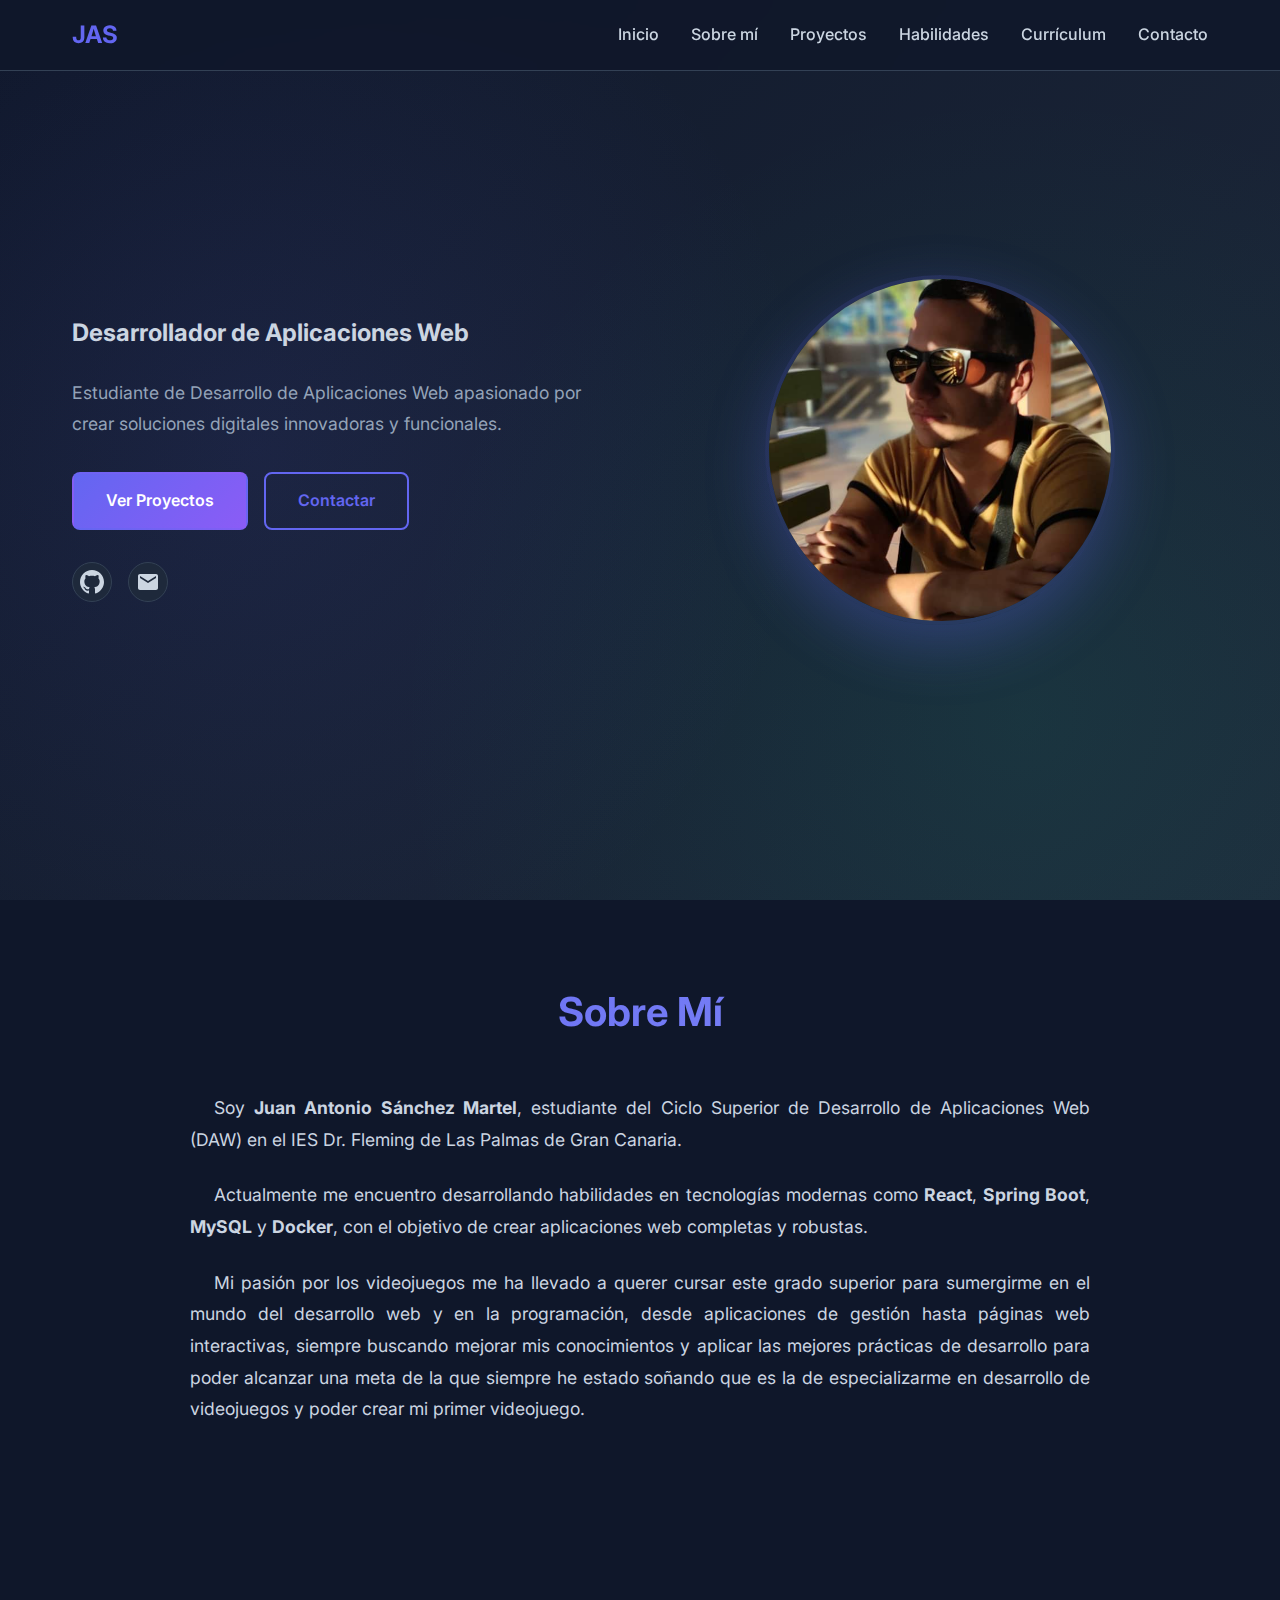
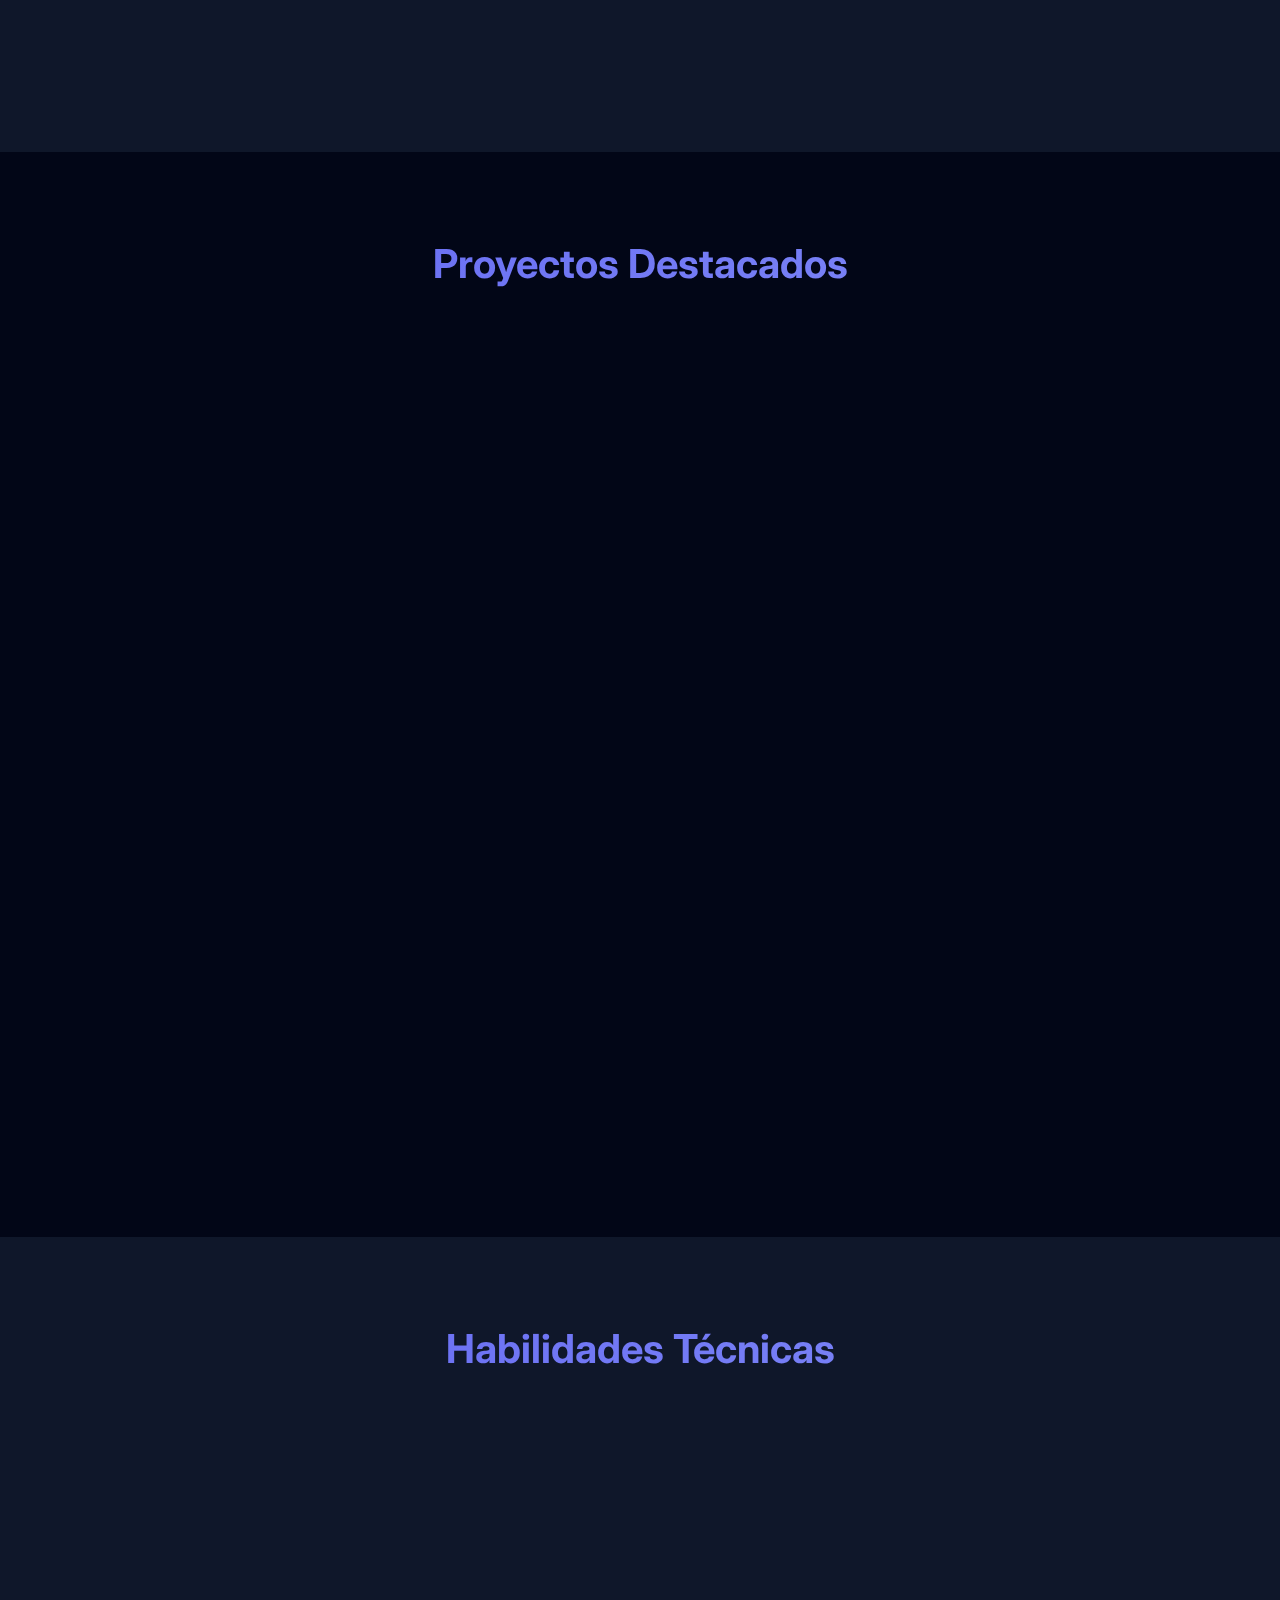
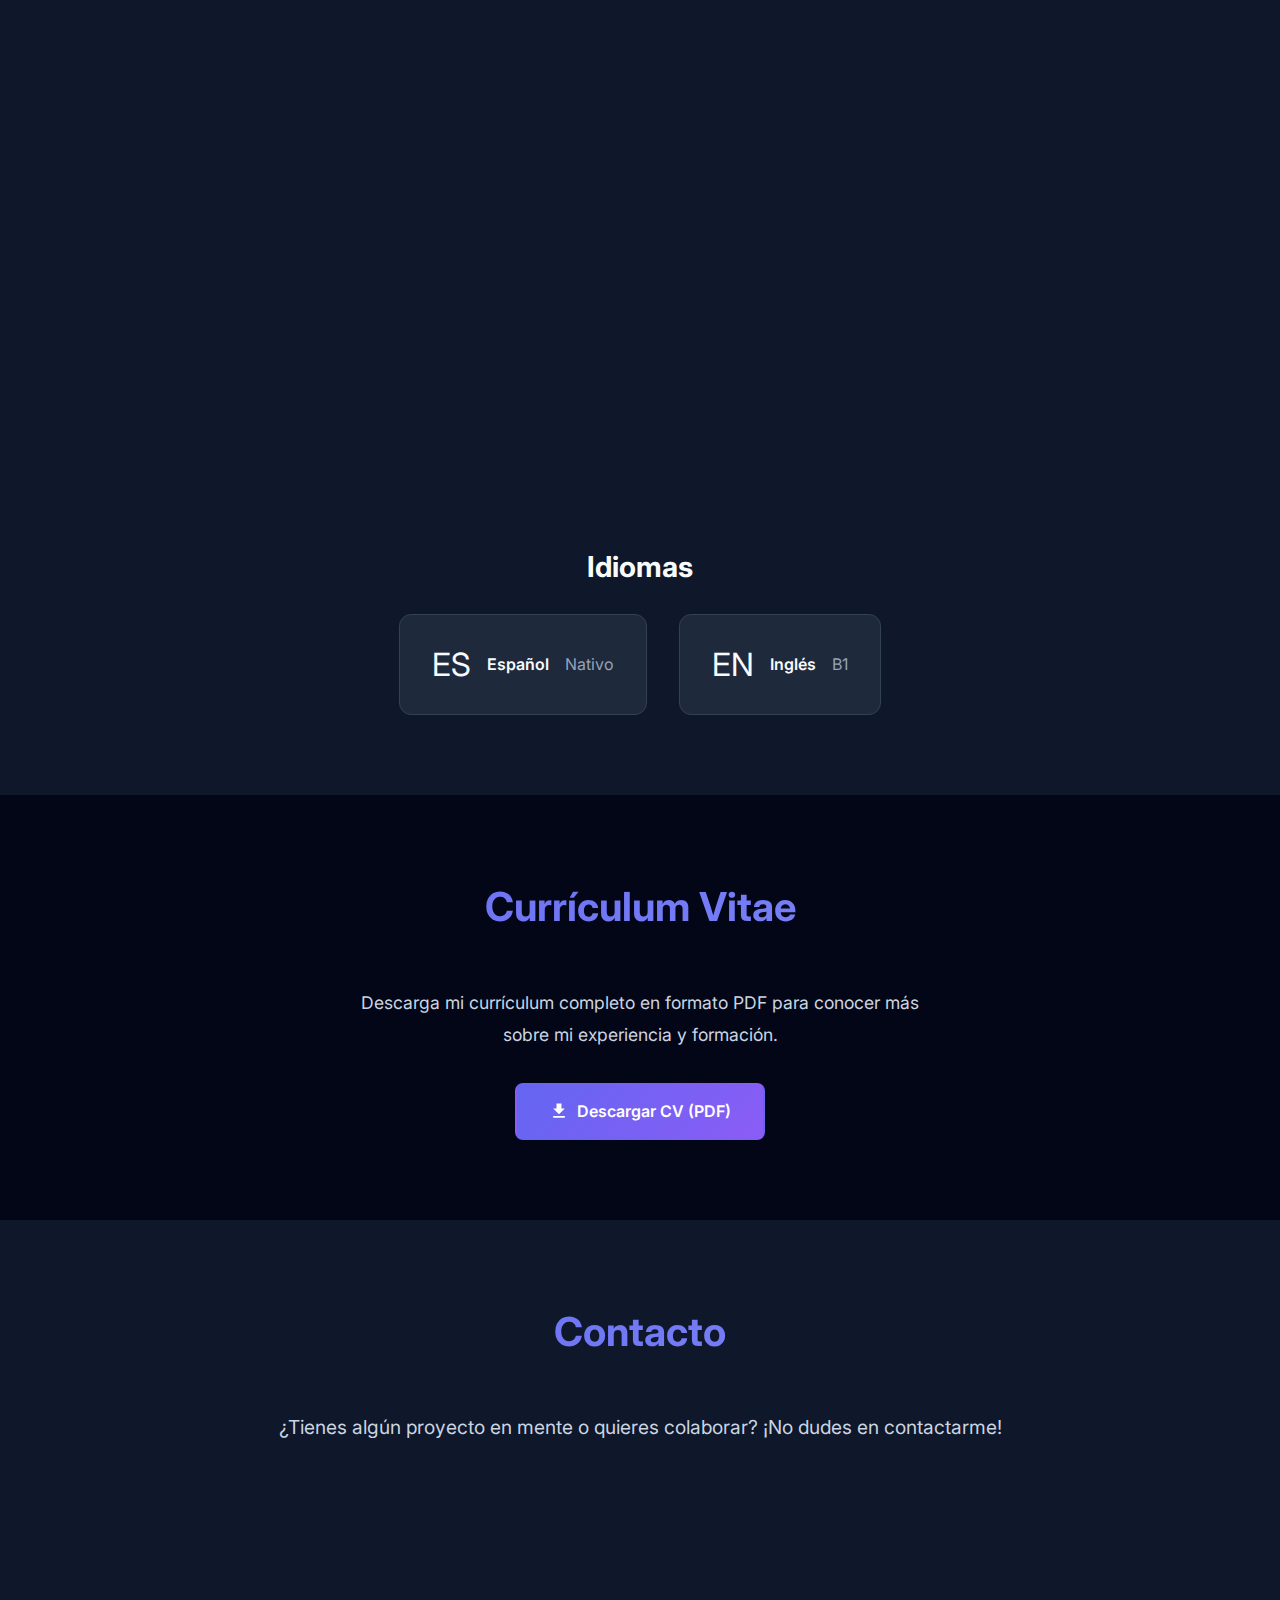
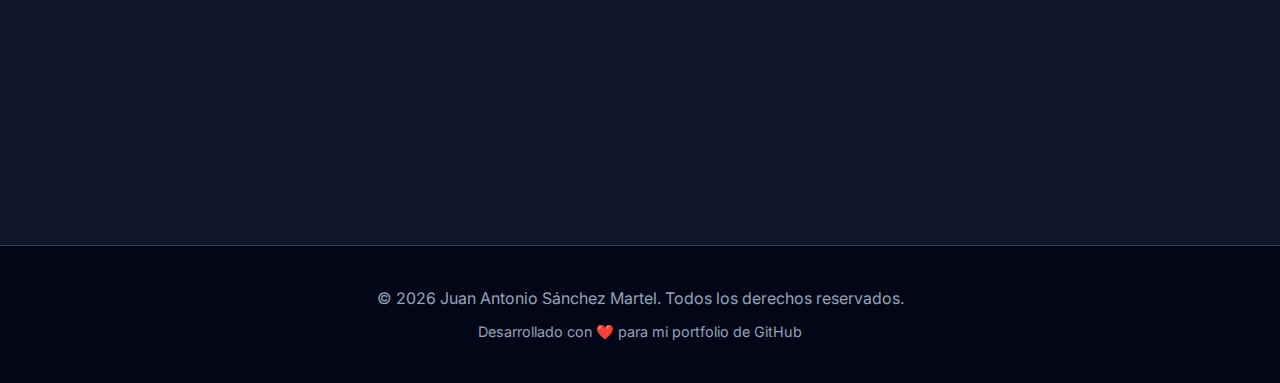
<file: index.html>
<!DOCTYPE html>
<html lang="es">

<head>
    <meta charset="UTF-8">
    <meta name="viewport" content="width=device-width, initial-scale=1.0">
    <meta name="description" content="Portfolio de Juan Antonio Sánchez Martel - Desarrollador de Aplicaciones Web">
    <meta name="author" content="Juan Antonio Sánchez Martel">
    <title>Juan Antonio Sánchez Martel | Portfolio</title>
    <link rel="stylesheet" href="css/style.css">
    <link rel="preconnect" href="https://fonts.googleapis.com">
    <link rel="preconnect" href="https://fonts.gstatic.com" crossorigin>
    <link href="https://fonts.googleapis.com/css2?family=Inter:wght@300;400;600;700&display=swap" rel="stylesheet">
</head>

<body>
    <!-- Navegación -->
    <nav class="navbar">
        <div class="container">
            <a href="#" class="logo">JAS</a>
            <ul class="nav-links">
                <li><a href="#inicio">Inicio</a></li>
                <li><a href="#sobre-mi">Sobre mí</a></li>
                <li><a href="#proyectos">Proyectos</a></li>
                <li><a href="#habilidades">Habilidades</a></li>
                <li><a href="#cv">Currículum</a></li>
                <li><a href="#contacto">Contacto</a></li>
            </ul>
            <button class="menu-toggle" id="menuToggle">
                <span></span>
                <span></span>
                <span></span>
            </button>
        </div>
    </nav>

    <!-- Sección Hero -->
    <section id="inicio" class="hero">
        <div class="container">
            <div class="hero-content">
                <h1 class="hero-title">
                    Hola, soy <span class="highlight">Juan Antonio</span>
                </h1>
                <h2 class="hero-subtitle">Desarrollador de Aplicaciones Web</h2>
                <p class="hero-description">
                    Estudiante de Desarrollo de Aplicaciones Web apasionado por crear
                    soluciones digitales innovadoras y funcionales.
                </p>
                <div class="hero-buttons">
                    <a href="#proyectos" class="btn btn-primary">Ver Proyectos</a>
                    <a href="#contacto" class="btn btn-secondary">Contactar</a>
                </div>
                <div class="social-links">
                    <a href="https://github.com/jasanchezmartel" target="_blank" aria-label="GitHub">
                        <svg width="24" height="24" viewBox="0 0 24 24" fill="currentColor">
                            <path
                                d="M12 0c-6.626 0-12 5.373-12 12 0 5.302 3.438 9.8 8.207 11.387.599.111.793-.261.793-.577v-2.234c-3.338.726-4.033-1.416-4.033-1.416-.546-1.387-1.333-1.756-1.333-1.756-1.089-.745.083-.729.083-.729 1.205.084 1.839 1.237 1.839 1.237 1.07 1.834 2.807 1.304 3.492.997.107-.775.418-1.305.762-1.604-2.665-.305-5.467-1.334-5.467-5.931 0-1.311.469-2.381 1.236-3.221-.124-.303-.535-1.524.117-3.176 0 0 1.008-.322 3.301 1.23.957-.266 1.983-.399 3.003-.404 1.02.005 2.047.138 3.006.404 2.291-1.552 3.297-1.23 3.297-1.23.653 1.653.242 2.874.118 3.176.77.84 1.235 1.911 1.235 3.221 0 4.609-2.807 5.624-5.479 5.921.43.372.823 1.102.823 2.222v3.293c0 .319.192.694.801.576 4.765-1.589 8.199-6.086 8.199-11.386 0-6.627-5.373-12-12-12z" />
                        </svg>
                    </a>
                    <a href="mailto:ja.sanchezmartel@gmail.com" aria-label="Email">
                        <svg width="24" height="24" viewBox="0 0 24 24" fill="currentColor">
                            <path
                                d="M20 4H4c-1.1 0-1.99.9-1.99 2L2 18c0 1.1.9 2 2 2h16c1.1 0 2-.9 2-2V6c0-1.1-.9-2-2-2zm0 4l-8 5-8-5V6l8 5 8-5v2z" />
                        </svg>
                    </a>
                </div>
            </div>
            <div class="hero-image">
                <div class="avatar-container">
                    <img src="assets/perfil.png" alt="Juan Antonio Sánchez Martel" class="avatar-image">
                </div>
            </div>
        </div>
    </section>

    <!-- Sobre Mí -->
    <section id="sobre-mi" class="about">
        <div class="container">
            <h2 class="section-title">Sobre Mí</h2>
            <div class="about-content">
                <div class="about-text">
                    <p>
                        Soy <strong>Juan Antonio Sánchez Martel</strong>, estudiante del Ciclo Superior de
                        Desarrollo de Aplicaciones Web (DAW) en el IES Dr. Fleming de Las Palmas de Gran Canaria.
                    </p>
                    <p>
                        Actualmente me encuentro desarrollando habilidades en tecnologías modernas como
                        <strong>React</strong>, <strong>Spring Boot</strong>, <strong>MySQL</strong> y
                        <strong>Docker</strong>, con el objetivo de crear aplicaciones web completas y robustas.
                    </p>
                    <p>
                        Mi pasión por los videojuegos me ha llevado a querer cursar este grado superior para sumergirme
                        en el mundo del desarrollo web y en la programación,
                        desde aplicaciones de gestión hasta páginas web interactivas, siempre buscando
                        mejorar mis conocimientos y aplicar las mejores prácticas de desarrollo para poder alcanzar una
                        meta de la que siempre he estado soñando que es la de especializarme en desarrollo de
                        videojuegos y poder crear mi primer videojuego.
                    </p>

                    <div class="info-cards">
                        <div class="info-card">
                            <h3>📍 Ubicación</h3>
                            <p>Las Palmas de Gran Canaria, España</p>
                        </div>
                        <div class="info-card">
                            <h3>🎓 Educación</h3>
                            <p>CFGS DAW<br>IES El Rincón<br>Av. José Sánchez Peñate s/n</p>
                        </div>
                        <div class="info-card">
                            <h3>📧 Email</h3>
                            <p>ja.sanchezmartel@gmail.com</p>
                        </div>
                    </div>
                </div>
            </div>
        </div>
    </section>

    <!-- Proyectos -->
    <section id="proyectos" class="projects">
        <div class="container">
            <h2 class="section-title">Proyectos Destacados</h2>
            <div class="projects-grid">

                <!-- Blood4Life -->
                <div class="project-card">
                    <div class="project-header">
                        <h3>Blood4Life</h3>
                        <span class="project-tag">Full Stack</span>
                    </div>
                    <p class="project-description">
                        Aplicación web completa para conectar donantes de sangre con campañas organizadas
                        por hospitales. Incluye gestión de usuarios, campañas, citas y estadísticas en tiempo real.
                    </p>
                    <div class="project-tech">
                        <span>React</span>
                        <span>Spring Boot</span>
                        <span>MySQL</span>
                        <span>Docker</span>
                        <span>Firebase</span>
                    </div>
                    <div class="project-links">
                        <a href="https://github.com/xiomi94/blood4life" target="_blank" class="btn-link">
                            <svg width="16" height="16" viewBox="0 0 24 24" fill="currentColor">
                                <path
                                    d="M12 0c-6.626 0-12 5.373-12 12 0 5.302 3.438 9.8 8.207 11.387.599.111.793-.261.793-.577v-2.234c-3.338.726-4.033-1.416-4.033-1.416-.546-1.387-1.333-1.756-1.333-1.756-1.089-.745.083-.729.083-.729 1.205.084 1.839 1.237 1.839 1.237 1.07 1.834 2.807 1.304 3.492.997.107-.775.418-1.305.762-1.604-2.665-.305-5.467-1.334-5.467-5.931 0-1.311.469-2.381 1.236-3.221-.124-.303-.535-1.524.117-3.176 0 0 1.008-.322 3.301 1.23.957-.266 1.983-.399 3.003-.404 1.02.005 2.047.138 3.006.404 2.291-1.552 3.297-1.23 3.297-1.23.653 1.653.242 2.874.118 3.176.77.84 1.235 1.911 1.235 3.221 0 4.609-2.807 5.624-5.479 5.921.43.372.823 1.102.823 2.222v3.293c0 .319.192.694.801.576 4.765-1.589 8.199-6.086 8.199-11.386 0-6.627-5.373-12-12-12z" />
                            </svg>
                            Ver en GitHub
                        </a>
                    </div>
                </div>

                <!-- Universe -->
                <div class="project-card">
                    <div class="project-header">
                        <h3>Universe</h3>
                        <span class="project-tag">Frontend</span>
                    </div>
                    <p class="project-description">
                        Página web interactiva sobre astronomía con diseño moderno y atractivo.
                        Proyecto personal que combina mi pasión por el espacio con el desarrollo web.
                    </p>
                    <div class="project-tech">
                        <span>HTML</span>
                        <span>CSS</span>
                        <span>JavaScript</span>
                    </div>
                    <div class="project-links">
                        <a href="https://github.com/jasanchezmartel/universe" target="_blank" class="btn-link">
                            <svg width="16" height="16" viewBox="0 0 24 24" fill="currentColor">
                                <path
                                    d="M12 0c-6.626 0-12 5.373-12 12 0 5.302 3.438 9.8 8.207 11.387.599.111.793-.261.793-.577v-2.234c-3.338.726-4.033-1.416-4.033-1.416-.546-1.387-1.333-1.756-1.333-1.756-1.089-.745.083-.729.083-.729 1.205.084 1.839 1.237 1.839 1.237 1.07 1.834 2.807 1.304 3.492.997.107-.775.418-1.305.762-1.604-2.665-.305-5.467-1.334-5.467-5.931 0-1.311.469-2.381 1.236-3.221-.124-.303-.535-1.524.117-3.176 0 0 1.008-.322 3.301 1.23.957-.266 1.983-.399 3.003-.404 1.02.005 2.047.138 3.006.404 2.291-1.552 3.297-1.23 3.297-1.23.653 1.653.242 2.874.118 3.176.77.84 1.235 1.911 1.235 3.221 0 4.609-2.807 5.624-5.479 5.921.43.372.823 1.102.823 2.222v3.293c0 .319.192.694.801.576 4.765-1.589 8.199-6.086 8.199-11.386 0-6.627-5.373-12-12-12z" />
                            </svg>
                            Ver en GitHub
                        </a>
                    </div>
                </div>

                <!-- Runaterra -->
                <div class="project-card">
                    <div class="project-header">
                        <h3>Runaterra</h3>
                        <span class="project-tag">React</span>
                    </div>
                    <p class="project-description">
                        Aplicación web para evento con React y Vite. Implementa diseño responsive
                        y componentes modernos para una experiencia de usuario óptima.
                    </p>
                    <div class="project-tech">
                        <span>React</span>
                        <span>Vite</span>
                        <span>JavaScript</span>
                    </div>
                    <div class="project-links">
                        <a href="https://github.com/jasanchezmartel/runaterra" target="_blank" class="btn-link">
                            <svg width="16" height="16" viewBox="0 0 24 24" fill="currentColor">
                                <path
                                    d="M12 0c-6.626 0-12 5.373-12 12 0 5.302 3.438 9.8 8.207 11.387.599.111.793-.261.793-.577v-2.234c-3.338.726-4.033-1.416-4.033-1.416-.546-1.387-1.333-1.756-1.333-1.756-1.089-.745.083-.729.083-.729 1.205.084 1.839 1.237 1.839 1.237 1.07 1.834 2.807 1.304 3.492.997.107-.775.418-1.305.762-1.604-2.665-.305-5.467-1.334-5.467-5.931 0-1.311.469-2.381 1.236-3.221-.124-.303-.535-1.524.117-3.176 0 0 1.008-.322 3.301 1.23.957-.266 1.983-.399 3.003-.404 1.02.005 2.047.138 3.006.404 2.291-1.552 3.297-1.23 3.297-1.23.653 1.653.242 2.874.118 3.176.77.84 1.235 1.911 1.235 3.221 0 4.609-2.807 5.624-5.479 5.921.43.372.823 1.102.823 2.222v3.293c0 .319.192.694.801.576 4.765-1.589 8.199-6.086 8.199-11.386 0-6.627-5.373-12-12-12z" />
                            </svg>
                            Ver en GitHub
                        </a>
                    </div>
                </div>

                <!-- SSBBCompany -->
                <div class="project-card">
                    <div class="project-header">
                        <h3>SSBBCompany</h3>
                        <span class="project-tag">Web App</span>
                    </div>
                    <p class="project-description">
                        Proyecto de empresa ficticia relacionada con Super Smash Bros Brawl.
                        Desarrollado como parte de las prácticas del ciclo formativo.
                    </p>
                    <div class="project-tech">
                        <span>HTML</span>
                        <span>CSS</span>
                        <span>JavaScript</span>
                        <span>PHP</span>
                    </div>
                    <div class="project-links">
                        <a href="https://github.com/jasanchezmartel/SSBBCompany/tree/TerceraEntrega" target="_blank"
                            class="btn-link">
                            <svg width="16" height="16" viewBox="0 0 24 24" fill="currentColor">
                                <path
                                    d="M12 0c-6.626 0-12 5.373-12 12 0 5.302 3.438 9.8 8.207 11.387.599.111.793-.261.793-.577v-2.234c-3.338.726-4.033-1.416-4.033-1.416-.546-1.387-1.333-1.756-1.333-1.756-1.089-.745.083-.729.083-.729 1.205.084 1.839 1.237 1.839 1.237 1.07 1.834 2.807 1.304 3.492.997.107-.775.418-1.305.762-1.604-2.665-.305-5.467-1.334-5.467-5.931 0-1.311.469-2.381 1.236-3.221-.124-.303-.535-1.524.117-3.176 0 0 1.008-.322 3.301 1.23.957-.266 1.983-.399 3.003-.404 1.02.005 2.047.138 3.006.404 2.291-1.552 3.297-1.23 3.297-1.23.653 1.653.242 2.874.118 3.176.77.84 1.235 1.911 1.235 3.221 0 4.609-2.807 5.624-5.479 5.921.43.372.823 1.102.823 2.222v3.293c0 .319.192.694.801.576 4.765-1.589 8.199-6.086 8.199-11.386 0-6.627-5.373-12-12-12z" />
                            </svg>
                            Ver en GitHub
                        </a>
                    </div>
                </div>

            </div>
        </div>
    </section>

    <!-- Habilidades -->
    <section id="habilidades" class="skills">
        <div class="container">
            <h2 class="section-title">Habilidades Técnicas</h2>
            <div class="skills-grid">
                <div class="skill-category">
                    <h3>Frontend</h3>
                    <div class="skill-badges">
                        <span class="skill-badge">HTML5</span>
                        <span class="skill-badge">CSS3</span>
                        <span class="skill-badge">JavaScript</span>
                        <span class="skill-badge">TypeScript</span>
                        <span class="skill-badge">React</span>
                    </div>
                </div>

                <div class="skill-category">
                    <h3>Backend</h3>
                    <div class="skill-badges">
                        <span class="skill-badge">Java</span>
                        <span class="skill-badge">Spring Boot</span>
                        <span class="skill-badge">Node.js</span>
                    </div>
                </div>

                <div class="skill-category">
                    <h3>Base de Datos</h3>
                    <div class="skill-badges">
                        <span class="skill-badge">MySQL</span>
                        <span class="skill-badge">PostgreSQL</span>
                    </div>
                </div>

                <div class="skill-category">
                    <h3>Herramientas</h3>
                    <div class="skill-badges">
                        <span class="skill-badge">Git</span>
                        <span class="skill-badge">Github</span>
                        <span class="skill-badge">Docker</span>
                        <span class="skill-badge">Postman</span>
                        <span class="skill-badge">Figma</span>
                        <span class="skill-badge">Visual Studio Code</span>
                        <span class="skill-badge">Antigravity</span>
                        <span class="skill-badge">SourceTree</span>
                    </div>
                </div>
            </div>

            <div class="languages">
                <h3>Idiomas</h3>
                <div class="language-grid">
                    <div class="language-item">
                        <span class="language-flag">ES</span>
                        <span class="language-name">Español</span>
                        <span class="language-level">Nativo</span>
                    </div>
                    <div class="language-item">
                        <span class="language-flag">EN</span>
                        <span class="language-name">Inglés</span>
                        <span class="language-level">B1</span>
                    </div>
                </div>
            </div>
        </div>
    </section>

    <!-- Currículum -->
    <section id="cv" class="cv-section">
        <div class="container">
            <h2 class="section-title">Currículum Vitae</h2>
            <div class="cv-content">
                <p class="cv-description">
                    Descarga mi currículum completo en formato PDF para conocer más sobre
                    mi experiencia y formación.
                </p>
                <a href="Currículum Vitae Juan Antonio.pdf" download class="btn btn-primary">
                    <svg width="20" height="20" viewBox="0 0 24 24" fill="currentColor">
                        <path d="M19 9h-4V3H9v6H5l7 7 7-7zM5 18v2h14v-2H5z" />
                    </svg>
                    Descargar CV (PDF)
                </a>
            </div>
        </div>
    </section>

    <!-- Contacto -->
    <section id="contacto" class="contact">
        <div class="container">
            <h2 class="section-title">Contacto</h2>
            <div class="contact-content">
                <p class="contact-description">
                    ¿Tienes algún proyecto en mente o quieres colaborar?
                    ¡No dudes en contactarme!
                </p>
                <div class="contact-info">
                    <div class="contact-item">
                        <svg width="24" height="24" viewBox="0 0 24 24" fill="currentColor">
                            <path
                                d="M20 4H4c-1.1 0-1.99.9-1.99 2L2 18c0 1.1.9 2 2 2h16c1.1 0 2-.9 2-2V6c0-1.1-.9-2-2-2zm0 4l-8 5-8-5V6l8 5 8-5v2z" />
                        </svg>
                        <div>
                            <h3>Email</h3>
                            <a href="mailto:ja.sanchezmartel@gmail.com">ja.sanchezmartel@gmail.com</a>
                        </div>
                    </div>
                    <div class="contact-item">
                        <svg width="24" height="24" viewBox="0 0 24 24" fill="currentColor">
                            <path
                                d="M12 0c-6.626 0-12 5.373-12 12 0 5.302 3.438 9.8 8.207 11.387.599.111.793-.261.793-.577v-2.234c-3.338.726-4.033-1.416-4.033-1.416-.546-1.387-1.333-1.756-1.333-1.756-1.089-.745.083-.729.083-.729 1.205.084 1.839 1.237 1.839 1.237 1.07 1.834 2.807 1.304 3.492.997.107-.775.418-1.305.762-1.604-2.665-.305-5.467-1.334-5.467-5.931 0-1.311.469-2.381 1.236-3.221-.124-.303-.535-1.524.117-3.176 0 0 1.008-.322 3.301 1.23.957-.266 1.983-.399 3.003-.404 1.02.005 2.047.138 3.006.404 2.291-1.552 3.297-1.23 3.297-1.23.653 1.653.242 2.874.118 3.176.77.84 1.235 1.911 1.235 3.221 0 4.609-2.807 5.624-5.479 5.921.43.372.823 1.102.823 2.222v3.293c0 .319.192.694.801.576 4.765-1.589 8.199-6.086 8.199-11.386 0-6.627-5.373-12-12-12z" />
                        </svg>
                        <div>
                            <h3>GitHub</h3>
                            <a href="https://github.com/jasanchezmartel" target="_blank">@jasanchezmartel</a>
                        </div>
                    </div>
                    <div class="contact-item">
                        <svg width="24" height="24" viewBox="0 0 24 24" fill="currentColor">
                            <path
                                d="M12 2C8.13 2 5 5.13 5 9c0 5.25 7 13 7 13s7-7.75 7-13c0-3.87-3.13-7-7-7zm0 9.5c-1.38 0-2.5-1.12-2.5-2.5s1.12-2.5 2.5-2.5 2.5 1.12 2.5 2.5-1.12 2.5-2.5 2.5z" />
                        </svg>
                        <div>
                            <h3>Ubicación</h3>
                            <p>Telde, Las Palmas, España</p>
                        </div>
                    </div>
                </div>
            </div>
        </div>
    </section>

    <!-- Footer -->
    <footer class="footer">
        <div class="container">
            <p>&copy; 2026 Juan Antonio Sánchez Martel. Todos los derechos reservados.</p>
            <p class="footer-secondary">Desarrollado con ❤️ para mi portfolio de GitHub</p>
        </div>
    </footer>

    <script src="js/main.js"></script>
</body>

</html>
</file>
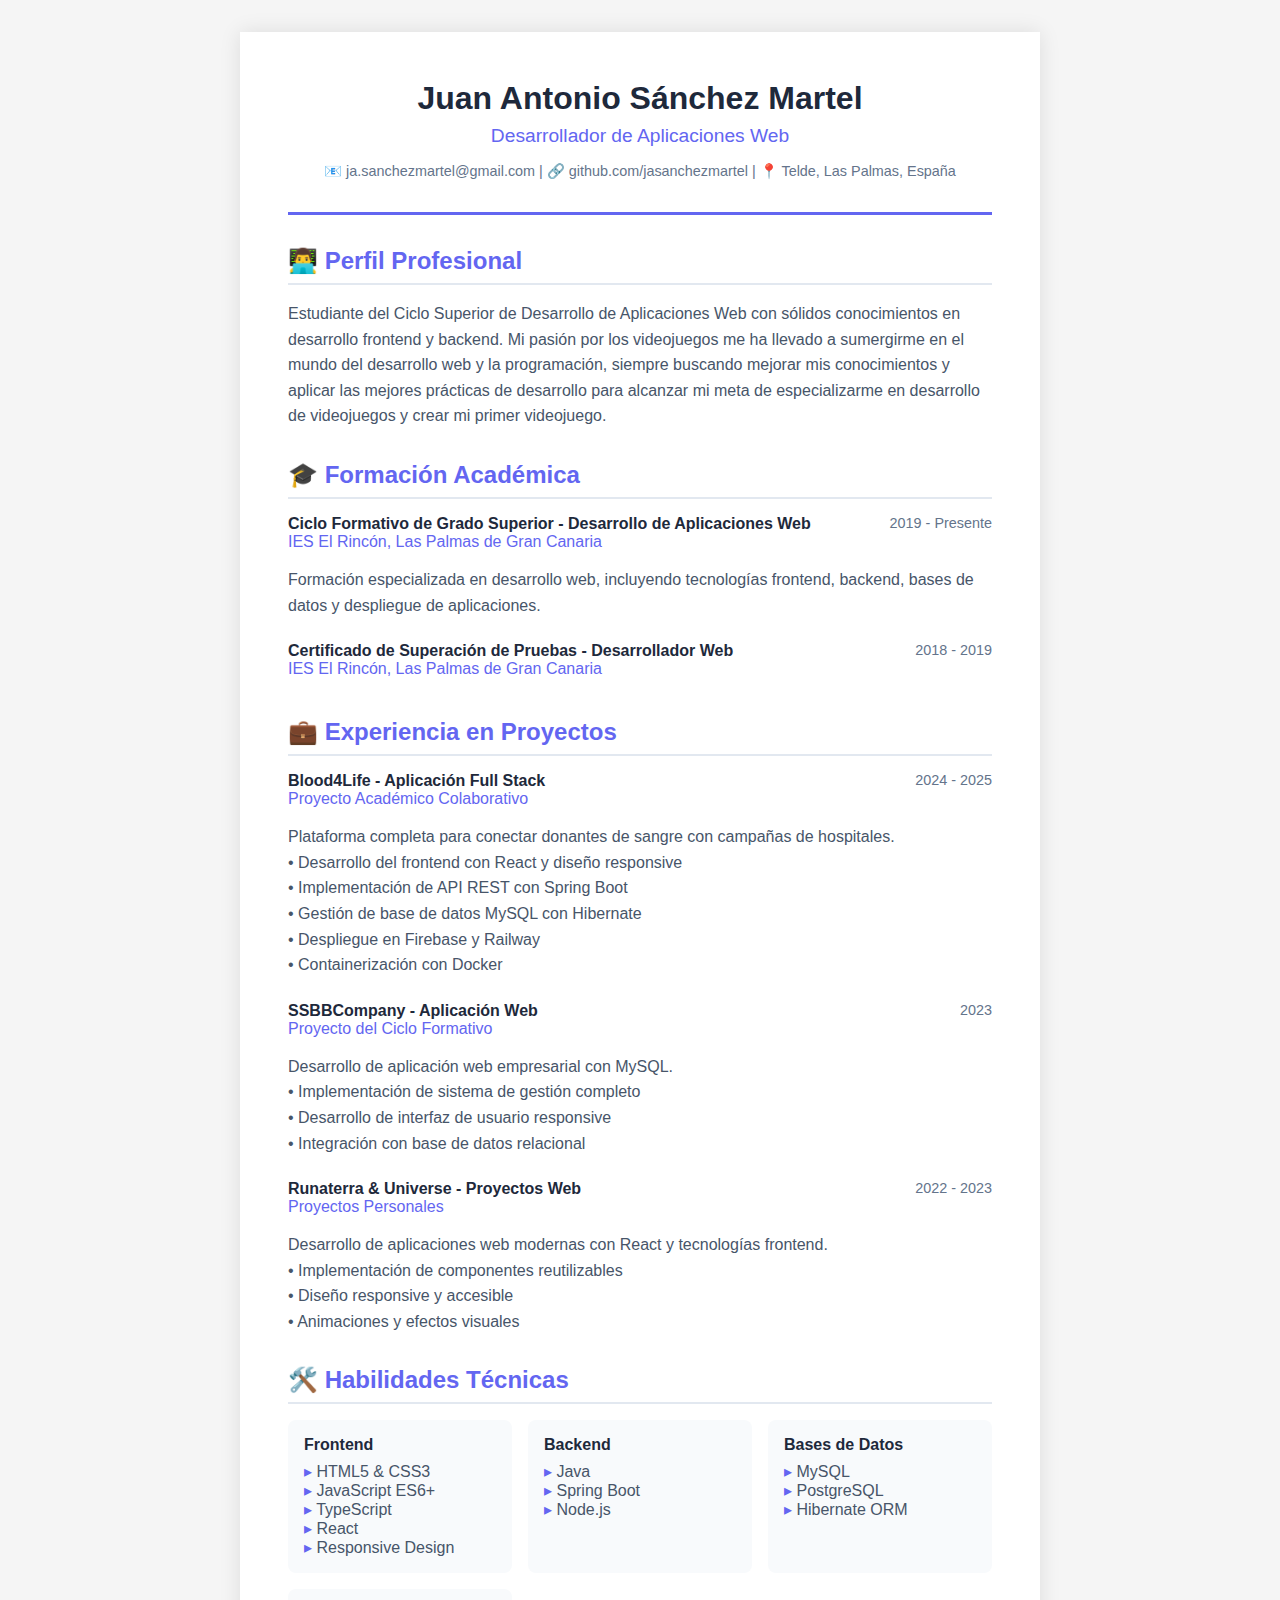
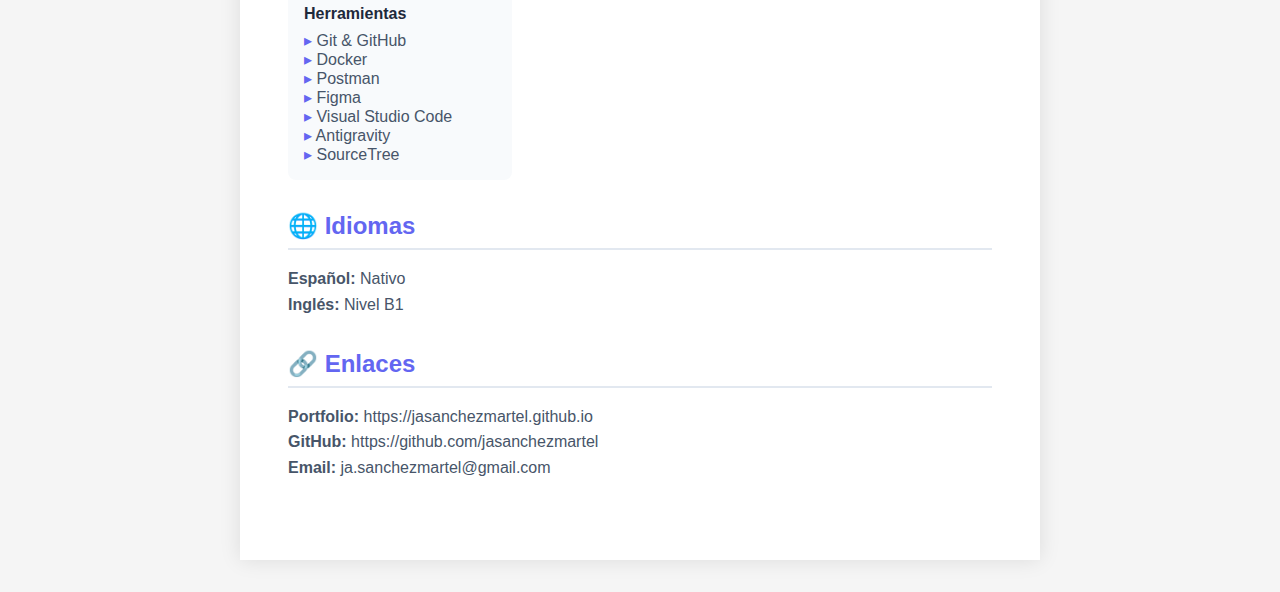
<file: assets/cv.html>
<!DOCTYPE html>
<html lang="es">

<head>
    <meta charset="UTF-8">
    <meta name="viewport" content="width=device-width, initial-scale=1.0">
    <title>CV - Juan Antonio Sánchez Martel</title>
    <style>
        * {
            margin: 0;
            padding: 0;
            box-sizing: border-box;
        }

        body {
            font-family: Arial, sans-serif;
            background: #f5f5f5;
            padding: 2rem;
        }

        .container {
            max-width: 800px;
            margin: 0 auto;
            background: white;
            padding: 3rem;
            box-shadow: 0 0 20px rgba(0, 0, 0, 0.1);
        }

        .header {
            text-align: center;
            border-bottom: 3px solid #6366f1;
            padding-bottom: 2rem;
            margin-bottom: 2rem;
        }

        h1 {
            color: #1e293b;
            margin-bottom: 0.5rem;
        }

        .subtitle {
            color: #6366f1;
            font-size: 1.2rem;
            margin-bottom: 1rem;
        }

        .contact {
            color: #64748b;
            font-size: 0.9rem;
        }

        .section {
            margin-bottom: 2rem;
        }

        h2 {
            color: #6366f1;
            border-bottom: 2px solid #e2e8f0;
            padding-bottom: 0.5rem;
            margin-bottom: 1rem;
        }

        .experience-item,
        .education-item {
            margin-bottom: 1.5rem;
        }

        .item-header {
            display: flex;
            justify-content: space-between;
            margin-bottom: 0.5rem;
        }

        .item-title {
            font-weight: bold;
            color: #1e293b;
        }

        .item-date {
            color: #64748b;
            font-size: 0.9rem;
        }

        .item-company {
            color: #6366f1;
            margin-bottom: 0.5rem;
        }

        .item-description {
            color: #475569;
            line-height: 1.6;
        }

        .skills-grid {
            display: grid;
            grid-template-columns: repeat(auto-fit, minmax(200px, 1fr));
            gap: 1rem;
        }

        .skill-category {
            background: #f8fafc;
            padding: 1rem;
            border-radius: 8px;
        }

        .skill-category h3 {
            color: #1e293b;
            font-size: 1rem;
            margin-bottom: 0.5rem;
        }

        .skill-category ul {
            list-style: none;
            color: #475569;
        }

        .skill-category li::before {
            content: "▸ ";
            color: #6366f1;
        }

        @media print {
            body {
                background: white;
                padding: 0;
            }

            .container {
                box-shadow: none;
                padding: 1rem;
            }
        }
    </style>
</head>

<body>
    <div class="container">
        <div class="header">
            <h1>Juan Antonio Sánchez Martel</h1>
            <div class="subtitle">Desarrollador de Aplicaciones Web</div>
            <div class="contact">
                📧 ja.sanchezmartel@gmail.com |
                🔗 github.com/jasanchezmartel |
                📍 Telde, Las Palmas, España
            </div>
        </div>

        <div class="section">
            <h2>👨‍💻 Perfil Profesional</h2>
            <p class="item-description">
                Estudiante del Ciclo Superior de Desarrollo de Aplicaciones Web con sólidos conocimientos
                en desarrollo frontend y backend. Mi pasión por los videojuegos me ha llevado a sumergirme
                en el mundo del desarrollo web y la programación, siempre buscando mejorar mis conocimientos
                y aplicar las mejores prácticas de desarrollo para alcanzar mi meta de especializarme en
                desarrollo de videojuegos y crear mi primer videojuego.
            </p>
        </div>

        <div class="section">
            <h2>🎓 Formación Académica</h2>

            <div class="education-item">
                <div class="item-header">
                    <div>
                        <div class="item-title">Ciclo Formativo de Grado Superior - Desarrollo de Aplicaciones Web</div>
                        <div class="item-company">IES El Rincón, Las Palmas de Gran Canaria</div>
                    </div>
                    <div class="item-date">2019 - Presente</div>
                </div>
                <div class="item-description">
                    Formación especializada en desarrollo web, incluyendo tecnologías frontend, backend,
                    bases de datos y despliegue de aplicaciones.
                </div>
            </div>

            <div class="education-item">
                <div class="item-header">
                    <div>
                        <div class="item-title">Certificado de Superación de Pruebas - Desarrollador Web</div>
                        <div class="item-company">IES El Rincón, Las Palmas de Gran Canaria</div>
                    </div>
                    <div class="item-date">2018 - 2019</div>
                </div>
            </div>
        </div>

        <div class="section">
            <h2>💼 Experiencia en Proyectos</h2>

            <div class="experience-item">
                <div class="item-header">
                    <div>
                        <div class="item-title">Blood4Life - Aplicación Full Stack</div>
                        <div class="item-company">Proyecto Académico Colaborativo</div>
                    </div>
                    <div class="item-date">2024 - 2025</div>
                </div>
                <div class="item-description">
                    Plataforma completa para conectar donantes de sangre con campañas de hospitales.
                    <br>• Desarrollo del frontend con React y diseño responsive
                    <br>• Implementación de API REST con Spring Boot
                    <br>• Gestión de base de datos MySQL con Hibernate
                    <br>• Despliegue en Firebase y Railway
                    <br>• Containerización con Docker
                </div>
            </div>

            <div class="experience-item">
                <div class="item-header">
                    <div>
                        <div class="item-title">SSBBCompany - Aplicación Web</div>
                        <div class="item-company">Proyecto del Ciclo Formativo</div>
                    </div>
                    <div class="item-date">2023</div>
                </div>
                <div class="item-description">
                    Desarrollo de aplicación web empresarial con MySQL.
                    <br>• Implementación de sistema de gestión completo
                    <br>• Desarrollo de interfaz de usuario responsive
                    <br>• Integración con base de datos relacional
                </div>
            </div>

            <div class="experience-item">
                <div class="item-header">
                    <div>
                        <div class="item-title">Runaterra & Universe - Proyectos Web</div>
                        <div class="item-company">Proyectos Personales</div>
                    </div>
                    <div class="item-date">2022 - 2023</div>
                </div>
                <div class="item-description">
                    Desarrollo de aplicaciones web modernas con React y tecnologías frontend.
                    <br>• Implementación de componentes reutilizables
                    <br>• Diseño responsive y accesible
                    <br>• Animaciones y efectos visuales
                </div>
            </div>
        </div>

        <div class="section">
            <h2>🛠️ Habilidades Técnicas</h2>
            <div class="skills-grid">
                <div class="skill-category">
                    <h3>Frontend</h3>
                    <ul>
                        <li>HTML5 & CSS3</li>
                        <li>JavaScript ES6+</li>
                        <li>TypeScript</li>
                        <li>React</li>
                        <li>Responsive Design</li>
                    </ul>
                </div>
                <div class="skill-category">
                    <h3>Backend</h3>
                    <ul>
                        <li>Java</li>
                        <li>Spring Boot</li>
                        <li>Node.js</li>
                    </ul>
                </div>
                <div class="skill-category">
                    <h3>Bases de Datos</h3>
                    <ul>
                        <li>MySQL</li>
                        <li>PostgreSQL</li>
                        <li>Hibernate ORM</li>
                    </ul>
                </div>
                <div class="skill-category">
                    <h3>Herramientas</h3>
                    <ul>
                        <li>Git & GitHub</li>
                        <li>Docker</li>
                        <li>Postman</li>
                        <li>Figma</li>
                        <li>Visual Studio Code</li>
                        <li>Antigravity</li>
                        <li>SourceTree</li>
                    </ul>
                </div>
            </div>
        </div>

        <div class="section">
            <h2>🌐 Idiomas</h2>
            <div class="item-description">
                <strong>Español:</strong> Nativo<br>
                <strong>Inglés:</strong> Nivel B1
            </div>
        </div>

        <div class="section">
            <h2>🔗 Enlaces</h2>
            <div class="item-description">
                <strong>Portfolio:</strong> https://jasanchezmartel.github.io<br>
                <strong>GitHub:</strong> https://github.com/jasanchezmartel<br>
                <strong>Email:</strong> ja.sanchezmartel@gmail.com
            </div>
        </div>
    </div>
</body>

</html>
</file>
<file: css/style.css>
/* ========================================
   Variables y Reset
   ======================================== */
:root {
    --primary-color: #6366f1;
    --primary-dark: #4f46e5;
    --primary-light: #818cf8;
    --secondary-color: #10b981;
    --accent-color: #f59e0b;
    --bg-dark: #0f172a;
    --bg-darker: #020617;
    --bg-card: #1e293b;
    --text-primary: #f8fafc;
    --text-secondary: #cbd5e1;
    --text-muted: #94a3b8;
    --border-color: #334155;
    --shadow: 0 10px 30px rgba(0, 0, 0, 0.3);
    --shadow-lg: 0 20px 50px rgba(0, 0, 0, 0.4);
    --shadow-glow: 0 0 20px rgba(99, 102, 241, 0.3);
    --transition: all 0.3s ease;
    --transition-slow: all 0.6s cubic-bezier(0.4, 0, 0.2, 1);
    --gradient-primary: linear-gradient(135deg, #667eea 0%, #764ba2 100%);
    --gradient-secondary: linear-gradient(135deg, #f093fb 0%, #f5576c 100%);
    --gradient-accent: linear-gradient(135deg, #4facfe 0%, #00f2fe 100%);
}

* {
    margin: 0;
    padding: 0;
    box-sizing: border-box;
}

html {
    scroll-behavior: smooth;
}

body {
    font-family: 'Inter', sans-serif;
    background-color: var(--bg-darker);
    color: var(--text-primary);
    line-height: 1.6;
    overflow-x: hidden;
}

.container {
    max-width: 1200px;
    margin: 0 auto;
    padding: 0 2rem;
}

section {
    padding: 5rem 0;
}

.section-title {
    font-size: 2.5rem;
    font-weight: 700;
    text-align: center;
    margin-bottom: 3rem;
    background: linear-gradient(135deg, var(--primary-color), var(--primary-light));
    -webkit-background-clip: text;
    -webkit-text-fill-color: transparent;
    background-clip: text;
}

/* ========================================
   Navegación
   ======================================== */
.navbar {
    position: fixed;
    top: 0;
    width: 100%;
    background: rgba(15, 23, 42, 0.9);
    backdrop-filter: blur(10px);
    border-bottom: 1px solid var(--border-color);
    z-index: 1000;
    transition: var(--transition);
}

.navbar .container {
    display: flex;
    justify-content: space-between;
    align-items: center;
    padding: 1rem 2rem;
}

.logo {
    font-size: 1.5rem;
    font-weight: 700;
    color: var(--primary-color);
    text-decoration: none;
    transition: var(--transition);
}

.logo:hover {
    color: var(--primary-light);
    transform: scale(1.05);
}

.nav-links {
    display: flex;
    list-style: none;
    gap: 2rem;
}

.nav-links a {
    color: var(--text-secondary);
    text-decoration: none;
    font-weight: 500;
    transition: var(--transition);
    position: relative;
}

.nav-links a::after {
    content: '';
    position: absolute;
    bottom: -5px;
    left: 0;
    width: 0;
    height: 2px;
    background: var(--primary-color);
    transition: width 0.3s ease;
}

.nav-links a:hover {
    color: var(--primary-color);
}

.nav-links a:hover::after {
    width: 100%;
}

.menu-toggle {
    display: none;
    flex-direction: column;
    gap: 4px;
    background: transparent;
    border: none;
    cursor: pointer;
}

.menu-toggle span {
    width: 25px;
    height: 3px;
    background: var(--text-primary);
    border-radius: 2px;
    transition: var(--transition);
}

/* ========================================
   Hero Section
   ======================================== */
.hero {
    min-height: 100vh;
    display: flex;
    align-items: center;
    padding-top: 80px;
    background: linear-gradient(135deg, #0f172a 0%, #1e293b 50%, #0f172a 100%);
    background-size: 200% 200%;
    animation: gradientShift 15s ease infinite;
    position: relative;
    overflow: hidden;
}

@keyframes gradientShift {

    0%,
    100% {
        background-position: 0% 50%;
    }

    50% {
        background-position: 100% 50%;
    }
}


.hero::before {
    content: '';
    position: absolute;
    top: 0;
    left: 0;
    right: 0;
    bottom: 0;
    background:
        radial-gradient(circle at 20% 50%, rgba(99, 102, 241, 0.1) 0%, transparent 50%),
        radial-gradient(circle at 80% 80%, rgba(16, 185, 129, 0.1) 0%, transparent 50%);
    z-index: 0;
}

.hero .container {
    display: grid;
    grid-template-columns: 1fr 1fr;
    gap: 4rem;
    align-items: center;
    position: relative;
    z-index: 1;
}

.hero-content {
    animation: fadeInUp 1s ease;
}

.hero-title {
    font-size: 3.5rem;
    font-weight: 700;
    line-height: 1.2;
    margin-bottom: 1rem;
}

.highlight {
    background: linear-gradient(135deg, var(--primary-color), var(--primary-light));
    -webkit-background-clip: text;
    -webkit-text-fill-color: transparent;
    background-clip: text;
}

.hero-subtitle {
    font-size: 1.5rem;
    color: var(--text-secondary);
    margin-bottom: 1.5rem;
}

.hero-description {
    font-size: 1.1rem;
    color: var(--text-muted);
    margin-bottom: 2rem;
    line-height: 1.8;
}

.hero-buttons {
    display: flex;
    gap: 1rem;
    margin-bottom: 2rem;
}

.btn {
    padding: 0.875rem 2rem;
    border-radius: 8px;
    font-weight: 600;
    text-decoration: none;
    transition: var(--transition);
    display: inline-flex;
    align-items: center;
    gap: 0.5rem;
    border: 2px solid transparent;
}

.btn-primary {
    background: linear-gradient(135deg, #6366f1 0%, #8b5cf6 100%);
    color: white;
    position: relative;
    overflow: hidden;
}

.btn-primary::before {
    content: '';
    position: absolute;
    top: 0;
    left: -100%;
    width: 100%;
    height: 100%;
    background: linear-gradient(135deg, transparent, rgba(255, 255, 255, 0.3), transparent);
    transition: left 0.5s;
}

.btn-primary:hover::before {
    left: 100%;
}

.btn-primary:hover {
    transform: translateY(-3px);
    box-shadow: 0 15px 30px rgba(99, 102, 241, 0.4);
}

.btn-secondary {
    background: transparent;
    color: var(--primary-color);
    border-color: var(--primary-color);
    position: relative;
    overflow: hidden;
}

.btn-secondary::before {
    content: '';
    position: absolute;
    top: 0;
    left: 0;
    width: 0;
    height: 100%;
    background: var(--primary-color);
    transition: width 0.3s ease;
    z-index: -1;
}

.btn-secondary:hover::before {
    width: 100%;
}

.btn-secondary:hover {
    color: white;
    transform: translateY(-3px);
}

.social-links {
    display: flex;
    gap: 1rem;
}

.social-links a {
    width: 40px;
    height: 40px;
    border-radius: 50%;
    background: var(--bg-card);
    color: var(--text-secondary);
    display: flex;
    align-items: center;
    justify-content: center;
    transition: var(--transition);
    border: 1px solid var(--border-color);
}

.social-links a:hover {
    background: var(--primary-color);
    color: white;
    transform: translateY(-3px);
    border-color: var(--primary-color);
}

.hero-image {
    display: flex;
    justify-content: center;
    align-items: center;
    animation: fadeInRight 1s ease;
}

.avatar-container {
    position: relative;
    width: 350px;
    height: 350px;
}

.avatar-image {
    width: 100%;
    height: 100%;
    border-radius: 50%;
    object-fit: cover;
    object-position: center 30%;
    animation: float 3s ease-in-out infinite;
    box-shadow: 0 20px 60px rgba(99, 102, 241, 0.3);
    border: 4px solid rgba(99, 102, 241, 0.2);
}

.avatar-circle {
    width: 100%;
    height: 100%;
    border-radius: 50%;
    background: linear-gradient(135deg, var(--primary-color), var(--secondary-color));
    animation: float 3s ease-in-out infinite;
    box-shadow: 0 20px 60px rgba(99, 102, 241, 0.3);
}

/* ========================================
   About Section
   ======================================== */
.about {
    background: var(--bg-dark);
}

.about-content {
    max-width: 900px;
    margin: 0 auto;
}

.about-text p {
    font-size: 1.1rem;
    color: var(--text-secondary);
    margin-bottom: 1.5rem;
    line-height: 1.8;
    text-align: justify;
    text-indent: 1.5rem;
}

.info-cards {
    display: grid;
    grid-template-columns: repeat(auto-fit, minmax(250px, 1fr));
    gap: 1.5rem;
    margin-top: 2rem;
}

.info-card {
    background: var(--bg-card);
    padding: 1.5rem;
    border-radius: 12px;
    border: 1px solid var(--border-color);
    transition: var(--transition);
}

.info-card:hover {
    transform: translateY(-5px);
    border-color: var(--primary-color);
    box-shadow: var(--shadow);
}

.info-card h3 {
    font-size: 1.2rem;
    margin-bottom: 0.5rem;
    color: var(--text-primary);
}

.info-card p {
    color: var(--text-muted);
    margin: 0;
}

/* ========================================
   Projects Section
   ======================================== */
.projects {
    background: var(--bg-darker);
}

.projects-grid {
    display: grid;
    grid-template-columns: repeat(auto-fit, minmax(300px, 1fr));
    gap: 2rem;
}

.project-card {
    background: var(--bg-card);
    border-radius: 16px;
    padding: 2rem;
    border: 1px solid var(--border-color);
    transition: var(--transition);
    display: flex;
    flex-direction: column;
}

.project-card:hover {
    transform: translateY(-10px);
    box-shadow: var(--shadow-lg);
    border-color: var(--primary-color);
}

.project-header {
    display: flex;
    justify-content: space-between;
    align-items: center;
    margin-bottom: 1rem;
}

.project-header h3 {
    font-size: 1.5rem;
    color: var(--text-primary);
}

.project-tag {
    background: var(--primary-color);
    color: white;
    padding: 0.25rem 0.75rem;
    border-radius: 20px;
    font-size: 0.75rem;
    font-weight: 600;
}

.project-description {
    color: var(--text-secondary);
    margin-bottom: 1.5rem;
    flex-grow: 1;
    line-height: 1.6;
}

.project-tech {
    display: flex;
    flex-wrap: wrap;
    gap: 0.5rem;
    margin-bottom: 1.5rem;
}

.project-tech span {
    background: rgba(99, 102, 241, 0.1);
    color: var(--primary-light);
    padding: 0.4rem 0.8rem;
    border-radius: 6px;
    font-size: 0.85rem;
    border: 1px solid rgba(99, 102, 241, 0.2);
}

.project-links {
    display: flex;
    gap: 1rem;
}

.btn-link {
    display: inline-flex;
    align-items: center;
    gap: 0.5rem;
    color: var(--primary-color);
    text-decoration: none;
    font-weight: 600;
    transition: var(--transition);
}

.btn-link:hover {
    color: var(--primary-light);
    transform: translateX(5px);
}

.btn-link svg {
    transition: var(--transition);
}

.btn-link:hover svg {
    transform: scale(1.2);
}

/* ========================================
   Skills Section
   ======================================== */
.skills {
    background: var(--bg-dark);
}

.skills-grid {
    display: grid;
    grid-template-columns: repeat(auto-fit, minmax(280px, 1fr));
    gap: 2rem;
    margin-bottom: 3rem;
}

.skill-category {
    background: var(--bg-card);
    padding: 2rem;
    border-radius: 12px;
    border: 1px solid var(--border-color);
}

.skill-category h3 {
    font-size: 1.5rem;
    margin-bottom: 1.5rem;
    color: var(--primary-color);
}

.skill-items {
    display: flex;
    flex-direction: column;
    gap: 1.5rem;
}

.skill-badges {
    display: flex;
    flex-wrap: wrap;
    gap: 0.75rem;
}

.skill-badge {
    background: rgba(99, 102, 241, 0.1);
    color: var(--primary-light);
    padding: 0.6rem 1.2rem;
    border-radius: 8px;
    font-size: 0.95rem;
    font-weight: 500;
    border: 1px solid rgba(99, 102, 241, 0.3);
    transition: var(--transition);
}

.skill-badge:hover {
    background: rgba(99, 102, 241, 0.2);
    border-color: var(--primary-color);
    transform: translateY(-2px);
}

.languages {
    text-align: center;
    margin-top: 3rem;
}

.languages h3 {
    font-size: 1.8rem;
    margin-bottom: 1.5rem;
    color: var(--text-primary);
}

.language-grid {
    display: flex;
    justify-content: center;
    gap: 2rem;
    flex-wrap: wrap;
}

.language-item {
    background: var(--bg-card);
    padding: 1.5rem 2rem;
    border-radius: 12px;
    border: 1px solid var(--border-color);
    display: flex;
    align-items: center;
    gap: 1rem;
    transition: var(--transition);
}

.language-item:hover {
    transform: translateY(-5px);
    border-color: var(--primary-color);
}

.language-flag {
    font-size: 2rem;
}

.language-name {
    font-weight: 600;
    color: var(--text-primary);
}

.language-level {
    color: var(--text-muted);
}

/* ========================================
   CV Section
   ======================================== */
.cv-section {
    background: var(--bg-darker);
    text-align: center;
}

.cv-content {
    max-width: 600px;
    margin: 0 auto;
}

.cv-description {
    font-size: 1.1rem;
    color: var(--text-secondary);
    margin-bottom: 2rem;
    line-height: 1.8;
}

/* ========================================
   Contact Section
   ======================================== */
.contact {
    background: var(--bg-dark);
}

.contact-content {
    max-width: 800px;
    margin: 0 auto;
    text-align: center;
}

.contact-description {
    font-size: 1.2rem;
    color: var(--text-secondary);
    margin-bottom: 3rem;
}

.contact-info {
    display: grid;
    grid-template-columns: repeat(auto-fit, minmax(250px, 1fr));
    gap: 2rem;
}

.contact-item {
    background: var(--bg-card);
    padding: 2rem;
    border-radius: 12px;
    border: 1px solid var(--border-color);
    display: flex;
    align-items: center;
    gap: 1rem;
    transition: var(--transition);
    text-align: left;
}

.contact-item:hover {
    transform: translateY(-5px);
    border-color: var(--primary-color);
    box-shadow: var(--shadow);
}

.contact-item svg {
    color: var(--primary-color);
    flex-shrink: 0;
}

.contact-item h3 {
    font-size: 1rem;
    margin-bottom: 0.25rem;
    color: var(--text-primary);
}

.contact-item a {
    color: var(--primary-color);
    text-decoration: none;
    transition: var(--transition);
}

.contact-item a:hover {
    color: var(--primary-light);
}

.contact-item p {
    color: var(--text-muted);
    margin: 0;
}

/* ========================================
   Footer
   ======================================== */
.footer {
    background: var(--bg-darker);
    padding: 2rem 0;
    text-align: center;
    border-top: 1px solid var(--border-color);
}

.footer p {
    color: var(--text-muted);
    margin: 0.5rem 0;
}

.footer-secondary {
    font-size: 0.9rem;
}

/* ========================================
   Animations
   ======================================== */
@keyframes fadeInUp {
    from {
        opacity: 0;
        transform: translateY(30px);
    }

    to {
        opacity: 1;
        transform: translateY(0);
    }
}

@keyframes fadeInRight {
    from {
        opacity: 0;
        transform: translateX(30px);
    }

    to {
        opacity: 1;
        transform: translateX(0);
    }
}

@keyframes float {

    0%,
    100% {
        transform: translateY(0);
    }

    50% {
        transform: translateY(-20px);
    }
}

/* ========================================
   Responsive Design
   ======================================== */
@media (max-width: 968px) {
    .nav-links {
        position: fixed;
        top: 70px;
        left: -100%;
        width: 100%;
        height: calc(100vh - 70px);
        background: var(--bg-dark);
        flex-direction: column;
        align-items: center;
        justify-content: center;
        transition: left 0.3s ease;
    }

    .nav-links.active {
        left: 0;
    }

    .menu-toggle {
        display: flex;
    }

    .hero .container {
        grid-template-columns: 1fr;
        text-align: center;
    }

    .hero-title {
        font-size: 2.5rem;
    }

    .hero-buttons {
        justify-content: center;
    }

    .social-links {
        justify-content: center;
    }

    .avatar-container {
        width: 250px;
        height: 250px;
    }

    .section-title {
        font-size: 2rem;
    }

    .projects-grid {
        grid-template-columns: 1fr;
    }

    .skills-grid {
        grid-template-columns: 1fr;
    }
}

@media (max-width: 640px) {
    .container {
        padding: 0 1rem;
    }

    section {
        padding: 3rem 0;
    }

    .hero-title {
        font-size: 2rem;
    }

    .hero-subtitle {
        font-size: 1.2rem;
    }

    .hero-buttons {
        flex-direction: column;
    }

    .btn {
        width: 100%;
        justify-content: center;
    }

    .info-cards {
        grid-template-columns: 1fr;
    }

    .contact-info {
        grid-template-columns: 1fr;
    }
}

/* ========================================
   Extended Details Styles (Added for Portfolio Criteria)
   ======================================== */

/* Timeline for Experience/Education */
.timeline-section {
    position: relative;
    max-width: 800px;
    margin: 0 auto;
}

.timeline-item {
    position: relative;
    padding-left: 2rem;
    margin-bottom: 3rem;
    border-left: 2px solid var(--border-color);
}

.timeline-item::before {
    content: '';
    position: absolute;
    left: -12px;
    top: 0;
    width: 16px;
    height: 16px;
    border-radius: 50%;
    background: var(--bg-dark);
    border: 3px solid var(--primary-color);
    transition: var(--transition);
}

.timeline-item:hover::before {
    background: var(--primary-color);
    transform: scale(1.2);
}

.timeline-content {
    background: var(--bg-card);
    padding: 1.5rem;
    border-radius: 12px;
    border: 1px solid var(--border-color);
    transition: var(--transition);
}

.timeline-content:hover {
    transform: translateX(5px);
    border-color: var(--primary-color);
    box-shadow: var(--shadow);
}

.timeline-date {
    display: inline-block;
    color: var(--primary-light);
    font-size: 0.9rem;
    font-weight: 600;
    margin-bottom: 0.5rem;
    padding: 0.2rem 0.8rem;
    background: rgba(99, 102, 241, 0.1);
    border-radius: 20px;
}

.timeline-title {
    font-size: 1.25rem;
    color: var(--text-primary);
    margin-bottom: 0.25rem;
}

.timeline-subtitle {
    font-size: 1rem;
    color: var(--text-muted);
    margin-bottom: 1rem;
    font-style: italic;
}

.timeline-list {
    list-style: none;
    margin-top: 1rem;
}

.timeline-list li {
    position: relative;
    padding-left: 1.5rem;
    margin-bottom: 0.5rem;
    color: var(--text-secondary);
    font-size: 0.95rem;
}

.timeline-list li::before {
    content: '→';
    position: absolute;
    left: 0;
    color: var(--primary-color);
}

/* Enhanced Project Card Details */
.project-details {
    margin-top: 1rem;
    padding-top: 1rem;
    border-top: 1px solid var(--border-color);
}

.project-role {
    font-size: 0.9rem;
    color: var(--text-muted);
    margin-bottom: 1rem;
    display: block;
}

.project-details p {
    text-align: justify;
    margin-bottom: 0.5rem;
    font-size: 0.95rem;
    color: var(--text-secondary);
}

.project-section-title {
    font-size: 0.95rem;
    font-weight: 600;
    color: var(--text-primary);
    margin: 1rem 0 0.5rem;
}

.project-list-detail {
    list-style: none;
    padding: 0;
}

.project-list-detail li {
    position: relative;
    padding-left: 1rem;
    margin-bottom: 0.3rem;
    font-size: 0.9rem;
    color: var(--text-secondary);
    font-size: 0.9rem;
}

.project-list-detail li::before {
    content: '•';
    position: absolute;
    left: 0;
    color: var(--primary-color);
    font-weight: bold;
}

details.project-more-info {
    margin-top: 1.5rem;
    background: rgba(15, 23, 42, 0.5);
    border-radius: 8px;
    border: 1px solid var(--border-color);
    overflow: hidden;
}

details.project-more-info summary {
    padding: 0.75rem 1rem;
    cursor: pointer;
    font-weight: 600;
    color: var(--text-secondary);
    background: rgba(99, 102, 241, 0.05);
    transition: var(--transition);
}

details.project-more-info summary:hover {
    color: var(--primary-color);
    background: rgba(99, 102, 241, 0.1);
}

details.project-more-info[open] summary {
    border-bottom: 1px solid var(--border-color);
}

.more-info-content {
    padding: 1rem;
}

.info-block {
    margin-bottom: 1rem;
}

.info-block h5 {
    color: var(--primary-light);
    font-size: 0.9rem;
    margin-bottom: 0.3rem;
}

.info-block p {
    font-size: 0.9rem;
    color: var(--text-muted);
    line-height: 1.5;
}

.architecture-diagram {
    width: 100%;
    max-width: 700px;
    height: auto;
    margin: 1.5rem auto;
    background: rgba(0, 0, 0, 0.2);
    border-radius: 8px;
    padding: 20px;
    display: block;
}

.arch-box {
    fill: rgba(99, 102, 241, 0.1);
    stroke: var(--primary-color);
    stroke-width: 2;
    rx: 8;
}

.arch-text {
    fill: var(--text-primary);
    font-size: 12px;
    font-family: sans-serif;
    text-anchor: middle;
    dominant-baseline: middle;
}

.arch-arrow {
    stroke: var(--text-muted);
    stroke-width: 2;
    marker-end: url(#arrowhead);
}

/* ========================================
   Modal Styles for Project Details
   ======================================== */
.modal-overlay {
    display: none;
    position: fixed;
    top: 0;
    left: 0;
    width: 100%;
    height: 100%;
    background: rgba(0, 0, 0, 0.85);
    backdrop-filter: blur(10px);
    z-index: 9999;
    opacity: 0;
    transition: opacity 0.3s ease;
}

.modal-overlay.active {
    display: flex;
    align-items: center;
    justify-content: center;
    opacity: 1;
}

.modal-container {
    background: var(--bg-card);
    border-radius: 16px;
    max-width: 900px;
    width: 90%;
    max-height: 85vh;
    overflow-y: auto;
    position: relative;
    transform: scale(0.9);
    transition: transform 0.3s cubic-bezier(0.4, 0, 0.2, 1);
    border: 1px solid var(--border-color);
    box-shadow: 0 25px 50px rgba(0, 0, 0, 0.5);
}

.modal-overlay.active .modal-container {
    transform: scale(1);
}

.modal-header {
    display: flex;
    justify-content: space-between;
    align-items: center;
    padding: 1.5rem 2rem;
    border-bottom: 1px solid var(--border-color);
    position: sticky;
    top: 0;
    background: var(--bg-card);
    z-index: 10;
}

.modal-header h3 {
    color: var(--text-primary);
    font-size: 1.5rem;
    margin: 0;
}

.modal-close {
    background: none;
    border: none;
    color: var(--text-secondary);
    font-size: 1.5rem;
    cursor: pointer;
    width: 40px;
    height: 40px;
    display: flex;
    align-items: center;
    justify-content: center;
    border-radius: 8px;
    transition: var(--transition);
}

.modal-close:hover {
    background: rgba(255, 255, 255, 0.1);
    color: var(--text-primary);
}

.modal-body {
    padding: 2rem;
}

.modal-container::-webkit-scrollbar {
    width: 8px;
}

.modal-container::-webkit-scrollbar-track {
    background: var(--bg-dark);
    border-radius: 0 16px 16px 0;
}

.modal-container::-webkit-scrollbar-thumb {
    background: var(--primary-color);
    border-radius: 4px;
}

.modal-container::-webkit-scrollbar-thumb:hover {
    background: var(--primary-light);
}

@media (max-width: 768px) {
    .modal-container {
        width: 95%;
        max-height: 90vh;
    }

    .modal-header {
        padding: 1rem 1.5rem;
    }

    .modal-body {
        padding: 1.5rem;
    }
}

/* ========================================
   Repository Link Styles
   ======================================== */
.timeline-content li:has(a),
.experience-item li:has(a),
.timeline-list li:has(a) {
    list-style: none;
    margin-left: -1.5rem;
}

.timeline-content a,
.experience-item a,
.project-list-detail a,
.info-block a {
    color: var(--primary-color);
    text-decoration: none;
    font-weight: 500;
    display: inline-flex;
    align-items: center;
    gap: 0.4rem;
    padding: 0.25rem 0.5rem;
    border-radius: 4px;
    transition: all 0.3s ease;
    background: linear-gradient(135deg, transparent 0%, rgba(99, 102, 241, 0.05) 100%);
}

.timeline-content a:hover,
.experience-item a:hover,
.project-list-detail a:hover,
.info-block a:hover {
    color: var(--primary-light);
    background: linear-gradient(135deg, rgba(99, 102, 241, 0.1) 0%, rgba(99, 102, 241, 0.2) 100%);
    transform: translateX(3px);
}

.timeline-content a::before,
.experience-item a::before,
.project-list-detail a::before,
.info-block a::before {
    content: "→";
    margin-right: 0.4rem;
    transition: transform 0.3s ease;
    display: inline-block;
}

.timeline-content a:hover::before,
.experience-item a:hover::before,
.project-list-detail a:hover::before,
.info-block a:hover::before {
    transform: translateX(3px);
}

.modal-content-hidden {
    display: none;
}
</file>
